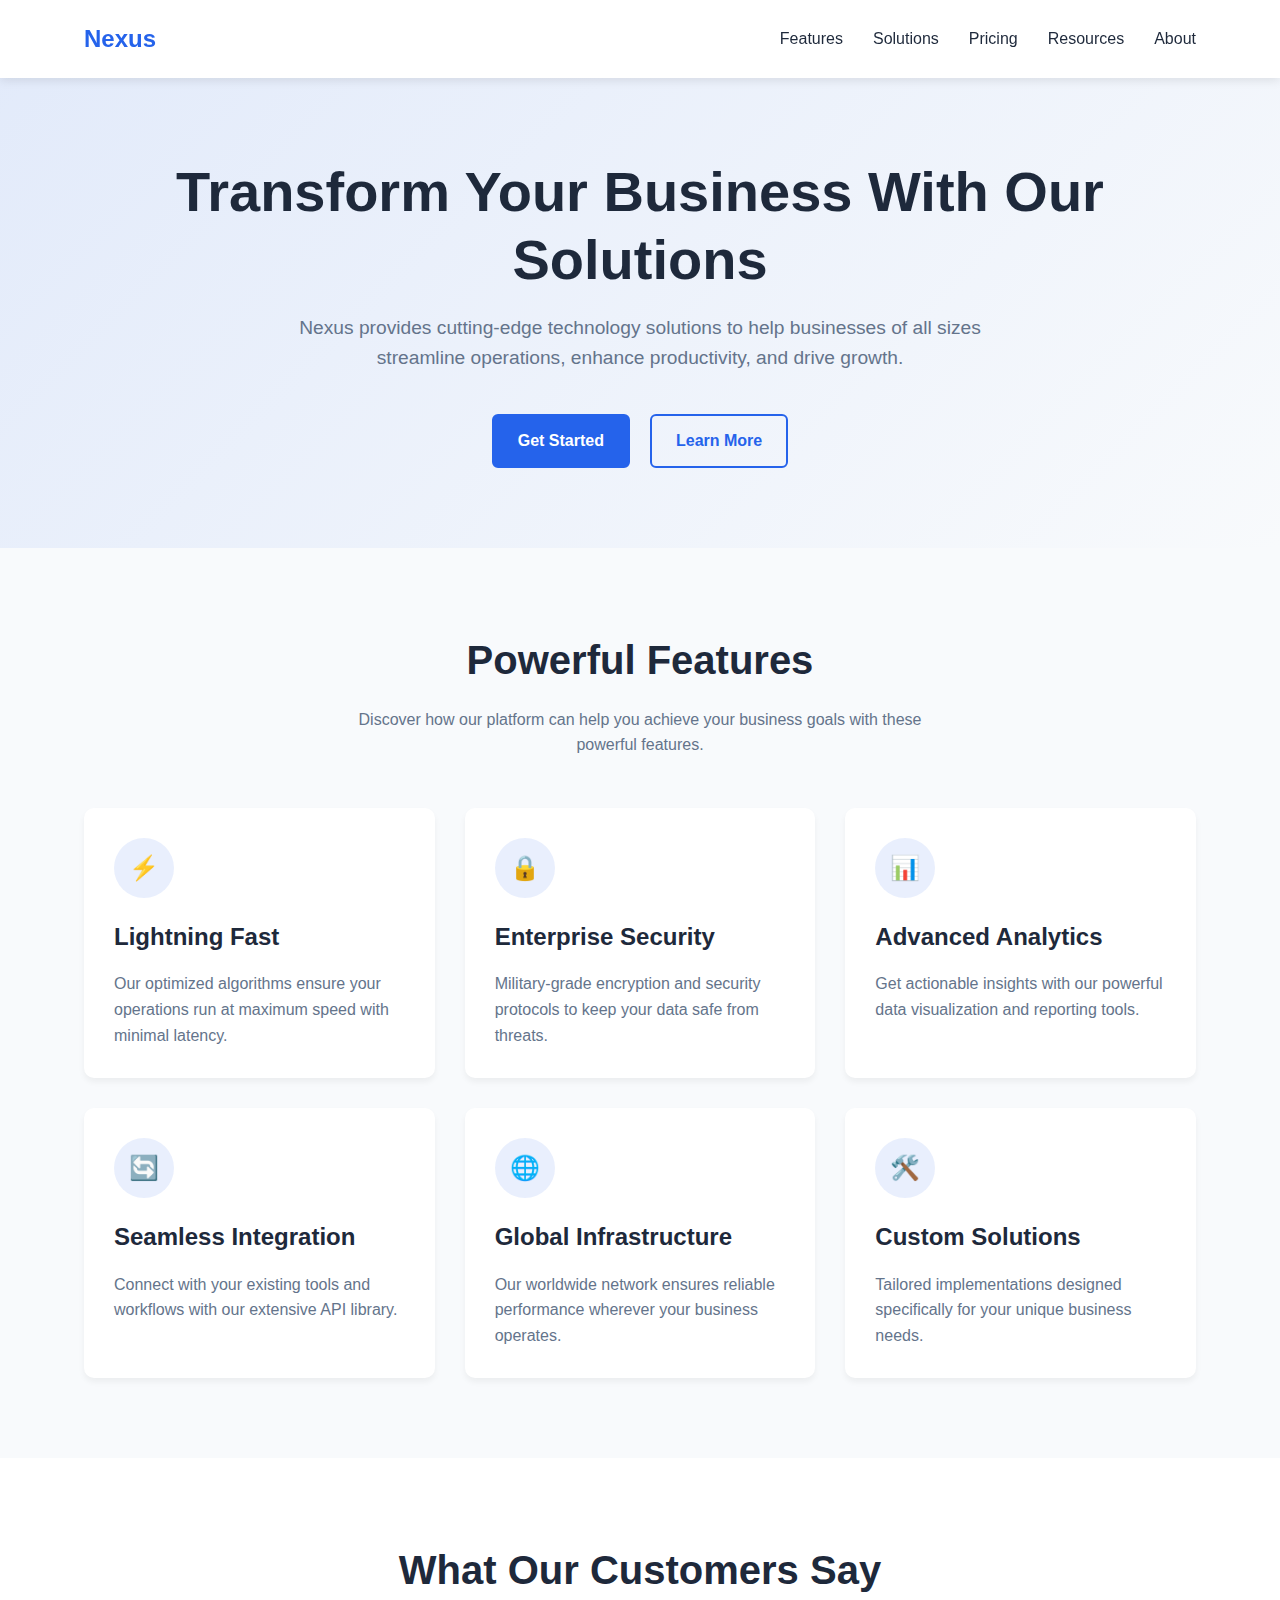
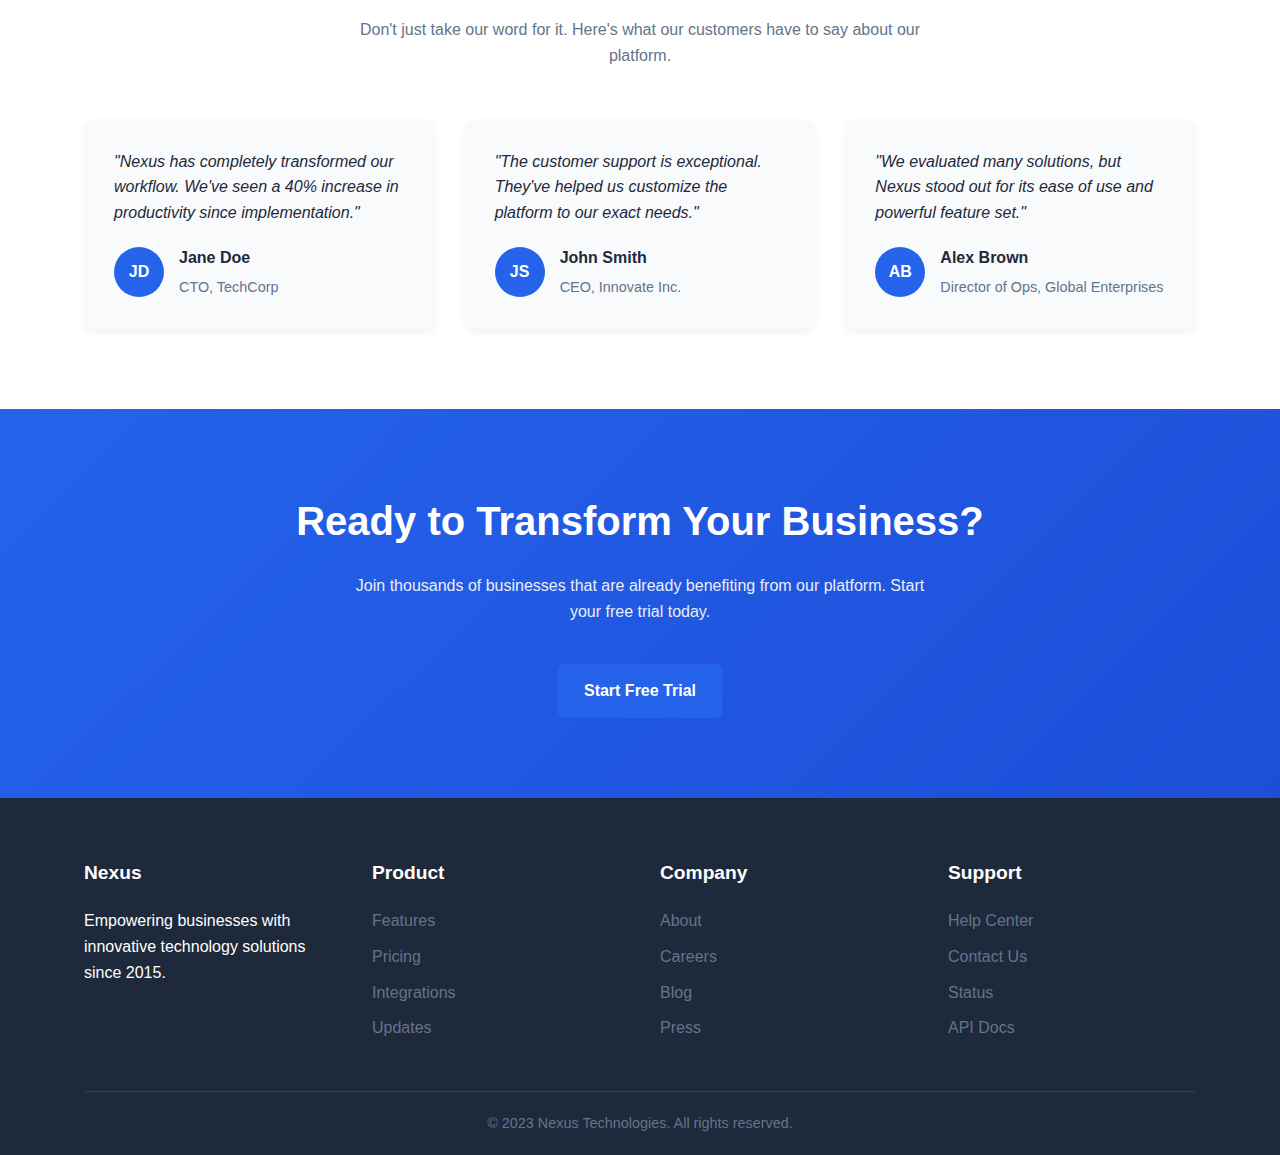
<file: landingPage.html>
<!DOCTYPE html>
<html lang="en">
<head>
    <meta charset="UTF-8">
    <meta name="viewport" content="width=device-width, initial-scale=1.0">
    <title>Nexus - Modern Tech Solutions</title>
    <style>
        /* Global Styles */
        :root {
            --primary: #2563eb;
            --primary-dark: #1d4ed8;
            --secondary: #f59e0b;
            --dark: #1e293b;
            --light: #f8fafc;
            --gray: #64748b;
        }
        
        * {
            margin: 0;
            padding: 0;
            box-sizing: border-box;
            font-family: 'Segoe UI', Tahoma, Geneva, Verdana, sans-serif;
        }
        
        body {
            background-color: var(--light);
            color: var(--dark);
            line-height: 1.6;
        }
        
        .container {
            width: 90%;
            max-width: 1200px;
            margin: 0 auto;
            padding: 0 20px;
        }
        
        /* Button Styles */
        .btn {
            display: inline-block;
            padding: 12px 24px;
            border-radius: 6px;
            font-weight: 600;
            text-decoration: none;
            transition: all 0.3s ease;
            cursor: pointer;
        }
        
        .btn-primary {
            background-color: var(--primary);
            color: white;
            border: 2px solid var(--primary);
        }
        
        .btn-primary:hover {
            background-color: var(--primary-dark);
            border-color: var(--primary-dark);
            transform: translateY(-2px);
            box-shadow: 0 4px 6px rgba(0, 0, 0, 0.1);
        }
        
        .btn-outline {
            background-color: transparent;
            color: var(--primary);
            border: 2px solid var(--primary);
        }
        
        .btn-outline:hover {
            background-color: var(--primary);
            color: white;
        }
        
        /* Header Styles */
        header {
            background-color: white;
            box-shadow: 0 2px 10px rgba(0, 0, 0, 0.1);
            position: sticky;
            top: 0;
            z-index: 100;
        }
        
        nav {
            display: flex;
            justify-content: space-between;
            align-items: center;
            padding: 20px 0;
        }
        
        .logo {
            font-size: 24px;
            font-weight: 700;
            color: var(--primary);
            text-decoration: none;
        }
        
        .nav-links {
            display: flex;
            gap: 30px;
        }
        
        .nav-links a {
            color: var(--dark);
            text-decoration: none;
            font-weight: 500;
            transition: color 0.3s ease;
        }
        
        .nav-links a:hover {
            color: var(--primary);
        }
        
        .mobile-menu-btn {
            display: none;
            background: none;
            border: none;
            font-size: 24px;
            cursor: pointer;
            color: var(--dark);
        }
        
        /* Hero Section */
        .hero {
            padding: 80px 0;
            text-align: center;
            background: linear-gradient(135deg, rgba(37, 99, 235, 0.1) 0%, rgba(248, 250, 252, 1) 100%);
        }
        
        .hero h1 {
            font-size: 3.5rem;
            margin-bottom: 20px;
            color: var(--dark);
            line-height: 1.2;
        }
        
        .hero p {
            font-size: 1.2rem;
            color: var(--gray);
            max-width: 700px;
            margin: 0 auto 40px;
        }
        
        .hero-buttons {
            display: flex;
            gap: 20px;
            justify-content: center;
        }
        
        /* Features Section */
        .features {
            padding: 80px 0;
        }
        
        .section-title {
            text-align: center;
            margin-bottom: 50px;
        }
        
        .section-title h2 {
            font-size: 2.5rem;
            color: var(--dark);
            margin-bottom: 15px;
        }
        
        .section-title p {
            color: var(--gray);
            max-width: 600px;
            margin: 0 auto;
        }
        
        .features-grid {
            display: grid;
            grid-template-columns: repeat(auto-fit, minmax(300px, 1fr));
            gap: 30px;
        }
        
        .feature-card {
            background-color: white;
            border-radius: 10px;
            padding: 30px;
            box-shadow: 0 4px 6px rgba(0, 0, 0, 0.05);
            transition: transform 0.3s ease, box-shadow 0.3s ease;
        }
        
        .feature-card:hover {
            transform: translateY(-5px);
            box-shadow: 0 10px 15px rgba(0, 0, 0, 0.1);
        }
        
        .feature-icon {
            width: 60px;
            height: 60px;
            background-color: rgba(37, 99, 235, 0.1);
            border-radius: 50%;
            display: flex;
            align-items: center;
            justify-content: center;
            margin-bottom: 20px;
            color: var(--primary);
            font-size: 24px;
        }
        
        .feature-card h3 {
            font-size: 1.5rem;
            margin-bottom: 15px;
            color: var(--dark);
        }
        
        .feature-card p {
            color: var(--gray);
        }
        
        /* Testimonials Section */
        .testimonials {
            padding: 80px 0;
            background-color: white;
        }
        
        .testimonials-grid {
            display: grid;
            grid-template-columns: repeat(auto-fit, minmax(300px, 1fr));
            gap: 30px;
        }
        
        .testimonial-card {
            background-color: var(--light);
            border-radius: 10px;
            padding: 30px;
            box-shadow: 0 4px 6px rgba(0, 0, 0, 0.05);
        }
        
        .testimonial-content {
            font-style: italic;
            color: var(--dark);
            margin-bottom: 20px;
        }
        
        .testimonial-author {
            display: flex;
            align-items: center;
            gap: 15px;
        }
        
        .author-avatar {
            width: 50px;
            height: 50px;
            border-radius: 50%;
            background-color: var(--primary);
            display: flex;
            align-items: center;
            justify-content: center;
            color: white;
            font-weight: bold;
        }
        
        .author-info h4 {
            color: var(--dark);
            margin-bottom: 5px;
        }
        
        .author-info p {
            color: var(--gray);
            font-size: 0.9rem;
        }
        
        /* CTA Section */
        .cta {
            padding: 80px 0;
            text-align: center;
            background: linear-gradient(135deg, var(--primary) 0%, var(--primary-dark) 100%);
            color: white;
        }
        
        .cta h2 {
            font-size: 2.5rem;
            margin-bottom: 20px;
        }
        
        .cta p {
            max-width: 600px;
            margin: 0 auto 40px;
            opacity: 0.9;
        }
        
        /* Footer */
        footer {
            background-color: var(--dark);
            color: white;
            padding: 60px 0 20px;
        }
        
        .footer-content {
            display: grid;
            grid-template-columns: repeat(auto-fit, minmax(200px, 1fr));
            gap: 40px;
            margin-bottom: 40px;
        }
        
        .footer-column h3 {
            font-size: 1.2rem;
            margin-bottom: 20px;
            color: white;
        }
        
        .footer-links {
            list-style: none;
        }
        
        .footer-links li {
            margin-bottom: 10px;
        }
        
        .footer-links a {
            color: var(--gray);
            text-decoration: none;
            transition: color 0.3s ease;
        }
        
        .footer-links a:hover {
            color: white;
        }
        
        .footer-bottom {
            text-align: center;
            padding-top: 20px;
            border-top: 1px solid rgba(255, 255, 255, 0.1);
            color: var(--gray);
            font-size: 0.9rem;
        }
        
        /* Responsive Styles */
        @media (max-width: 768px) {
            .nav-links {
                display: none;
            }
            
            .mobile-menu-btn {
                display: block;
            }
            
            .hero h1 {
                font-size: 2.5rem;
            }
            
            .hero-buttons {
                flex-direction: column;
                align-items: center;
            }
            
            .hero-buttons .btn {
                width: 100%;
                max-width: 300px;
            }
        }
    </style>
</head>
<body>
    <!-- Header -->
    <header>
        <div class="container">
            <nav>
                <a href="#" class="logo">Nexus</a>
                <div class="nav-links">
                    <a href="#">Features</a>
                    <a href="#">Solutions</a>
                    <a href="#">Pricing</a>
                    <a href="#">Resources</a>
                    <a href="#">About</a>
                </div>
                <button class="mobile-menu-btn">☰</button>
            </nav>
        </div>
    </header>

    <!-- Hero Section -->
    <section class="hero">
        <div class="container">
            <h1>Transform Your Business With Our Solutions</h1>
            <p>Nexus provides cutting-edge technology solutions to help businesses of all sizes streamline operations, enhance productivity, and drive growth.</p>
            <div class="hero-buttons">
                <a href="#" class="btn btn-primary">Get Started</a>
                <a href="#" class="btn btn-outline">Learn More</a>
            </div>
        </div>
    </section>

    <!-- Features Section -->
    <section class="features">
        <div class="container">
            <div class="section-title">
                <h2>Powerful Features</h2>
                <p>Discover how our platform can help you achieve your business goals with these powerful features.</p>
            </div>
            <div class="features-grid">
                <div class="feature-card">
                    <div class="feature-icon">⚡</div>
                    <h3>Lightning Fast</h3>
                    <p>Our optimized algorithms ensure your operations run at maximum speed with minimal latency.</p>
                </div>
                <div class="feature-card">
                    <div class="feature-icon">🔒</div>
                    <h3>Enterprise Security</h3>
                    <p>Military-grade encryption and security protocols to keep your data safe from threats.</p>
                </div>
                <div class="feature-card">
                    <div class="feature-icon">📊</div>
                    <h3>Advanced Analytics</h3>
                    <p>Get actionable insights with our powerful data visualization and reporting tools.</p>
                </div>
                <div class="feature-card">
                    <div class="feature-icon">🔄</div>
                    <h3>Seamless Integration</h3>
                    <p>Connect with your existing tools and workflows with our extensive API library.</p>
                </div>
                <div class="feature-card">
                    <div class="feature-icon">🌐</div>
                    <h3>Global Infrastructure</h3>
                    <p>Our worldwide network ensures reliable performance wherever your business operates.</p>
                </div>
                <div class="feature-card">
                    <div class="feature-icon">🛠️</div>
                    <h3>Custom Solutions</h3>
                    <p>Tailored implementations designed specifically for your unique business needs.</p>
                </div>
            </div>
        </div>
    </section>

    <!-- Testimonials Section -->
    <section class="testimonials">
        <div class="container">
            <div class="section-title">
                <h2>What Our Customers Say</h2>
                <p>Don't just take our word for it. Here's what our customers have to say about our platform.</p>
            </div>
            <div class="testimonials-grid">
                <div class="testimonial-card">
                    <p class="testimonial-content">"Nexus has completely transformed our workflow. We've seen a 40% increase in productivity since implementation."</p>
                    <div class="testimonial-author">
                        <div class="author-avatar">JD</div>
                        <div class="author-info">
                            <h4>Jane Doe</h4>
                            <p>CTO, TechCorp</p>
                        </div>
                    </div>
                </div>
                <div class="testimonial-card">
                    <p class="testimonial-content">"The customer support is exceptional. They've helped us customize the platform to our exact needs."</p>
                    <div class="testimonial-author">
                        <div class="author-avatar">JS</div>
                        <div class="author-info">
                            <h4>John Smith</h4>
                            <p>CEO, Innovate Inc.</p>
                        </div>
                    </div>
                </div>
                <div class="testimonial-card">
                    <p class="testimonial-content">"We evaluated many solutions, but Nexus stood out for its ease of use and powerful feature set."</p>
                    <div class="testimonial-author">
                        <div class="author-avatar">AB</div>
                        <div class="author-info">
                            <h4>Alex Brown</h4>
                            <p>Director of Ops, Global Enterprises</p>
                        </div>
                    </div>
                </div>
            </div>
        </div>
    </section>

    <!-- CTA Section -->
    <section class="cta">
        <div class="container">
            <h2>Ready to Transform Your Business?</h2>
            <p>Join thousands of businesses that are already benefiting from our platform. Start your free trial today.</p>
            <a href="#" class="btn btn-primary">Start Free Trial</a>
        </div>
    </section>

    <!-- Footer -->
    <footer>
        <div class="container">
            <div class="footer-content">
                <div class="footer-column">
                    <h3>Nexus</h3>
                    <p>Empowering businesses with innovative technology solutions since 2015.</p>
                </div>
                <div class="footer-column">
                    <h3>Product</h3>
                    <ul class="footer-links">
                        <li><a href="#">Features</a></li>
                        <li><a href="#">Pricing</a></li>
                        <li><a href="#">Integrations</a></li>
                        <li><a href="#">Updates</a></li>
                    </ul>
                </div>
                <div class="footer-column">
                    <h3>Company</h3>
                    <ul class="footer-links">
                        <li><a href="#">About</a></li>
                        <li><a href="#">Careers</a></li>
                        <li><a href="#">Blog</a></li>
                        <li><a href="#">Press</a></li>
                    </ul>
                </div>
                <div class="footer-column">
                    <h3>Support</h3>
                    <ul class="footer-links">
                        <li><a href="#">Help Center</a></li>
                        <li><a href="#">Contact Us</a></li>
                        <li><a href="#">Status</a></li>
                        <li><a href="#">API Docs</a></li>
                    </ul>
                </div>
            </div>
            <div class="footer-bottom">
                <p>&copy; 2023 Nexus Technologies. All rights reserved.</p>
            </div>
        </div>
    </footer>

    <script>
        // Simple mobile menu toggle
        document.querySelector('.mobile-menu-btn').addEventListener('click', function() {
            const navLinks = document.querySelector('.nav-links');
            navLinks.style.display = navLinks.style.display === 'flex' ? 'none' : 'flex';
        });
        
        // Smooth scroll for anchor links
        document.querySelectorAll('a[href^="#"]').forEach(anchor => {
            anchor.addEventListener('click', function (e) {
                e.preventDefault();
                
                const targetId = this.getAttribute('href');
                if (targetId === '#') return;
                
                const targetElement = document.querySelector(targetId);
                if (targetElement) {
                    targetElement.scrollIntoView({
                        behavior: 'smooth'
                    });
                }
            });
        });
    </script>
</body>
</html>
</file>
